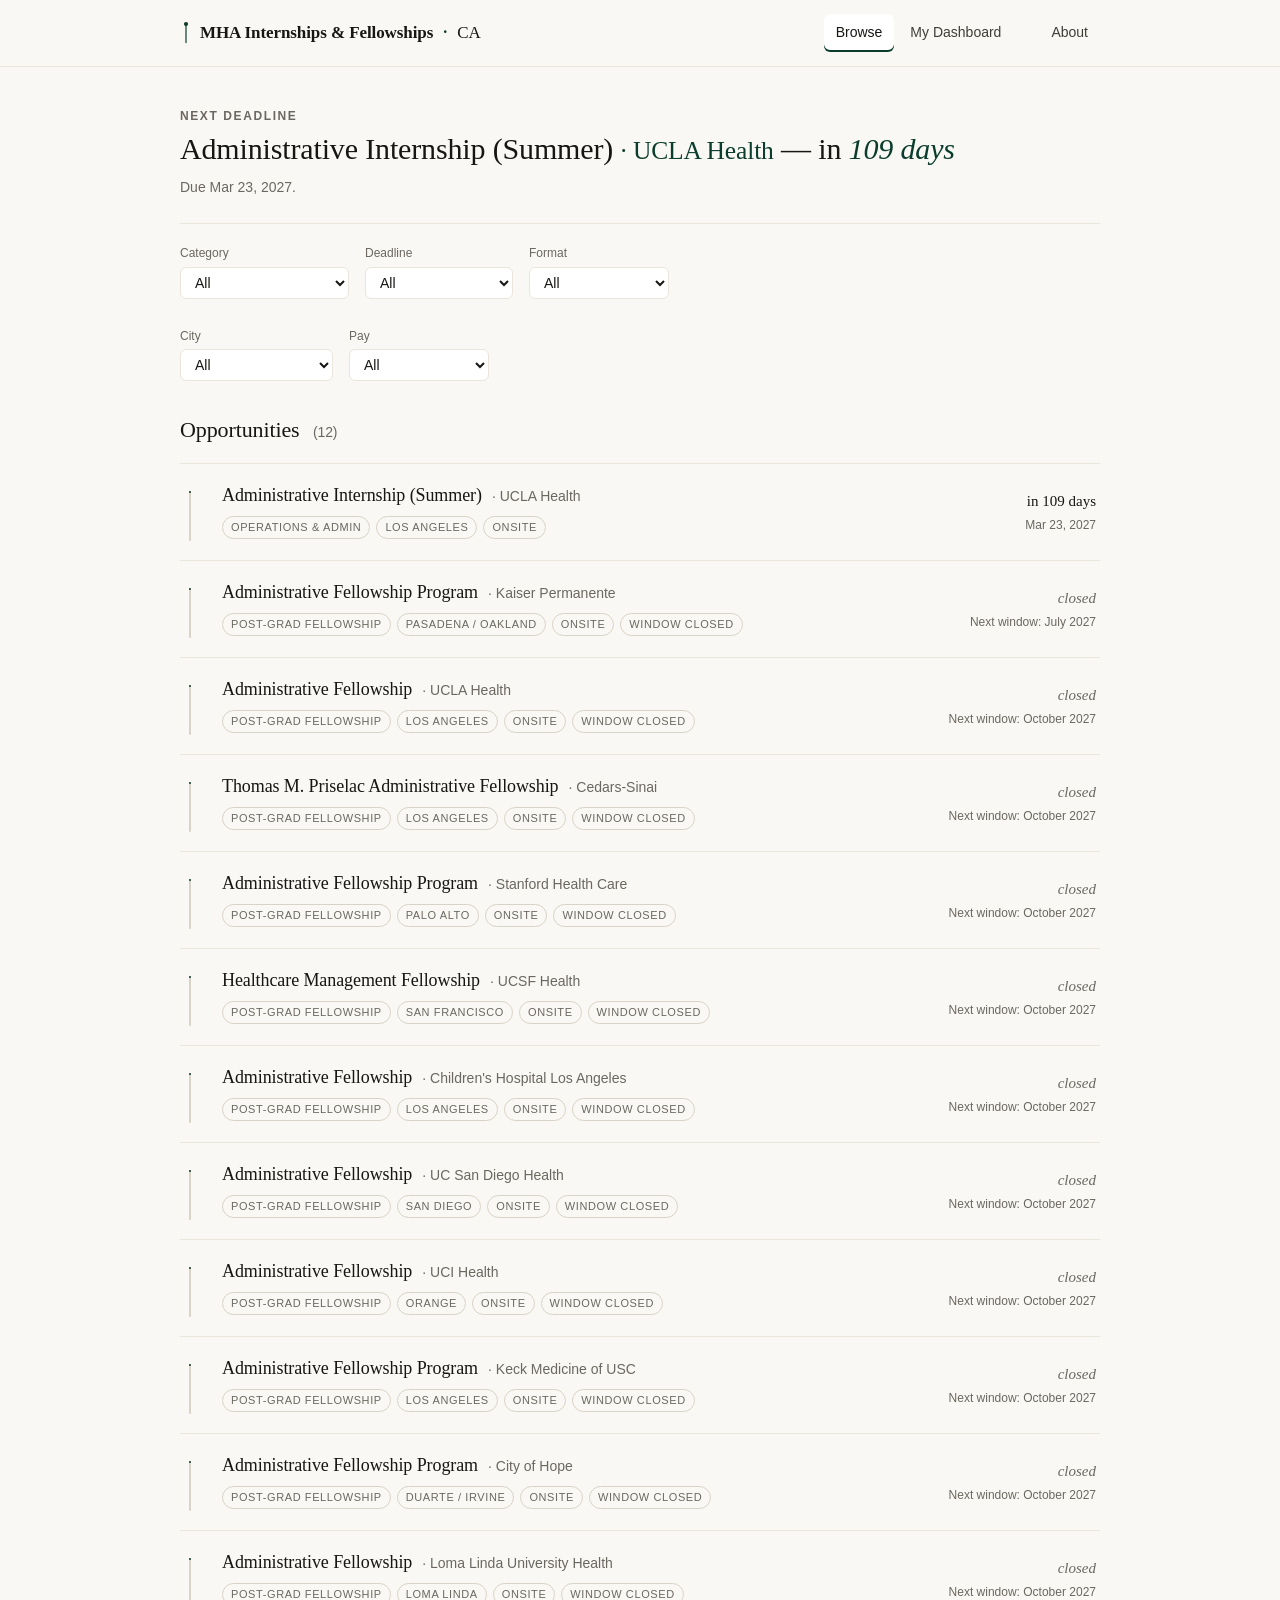
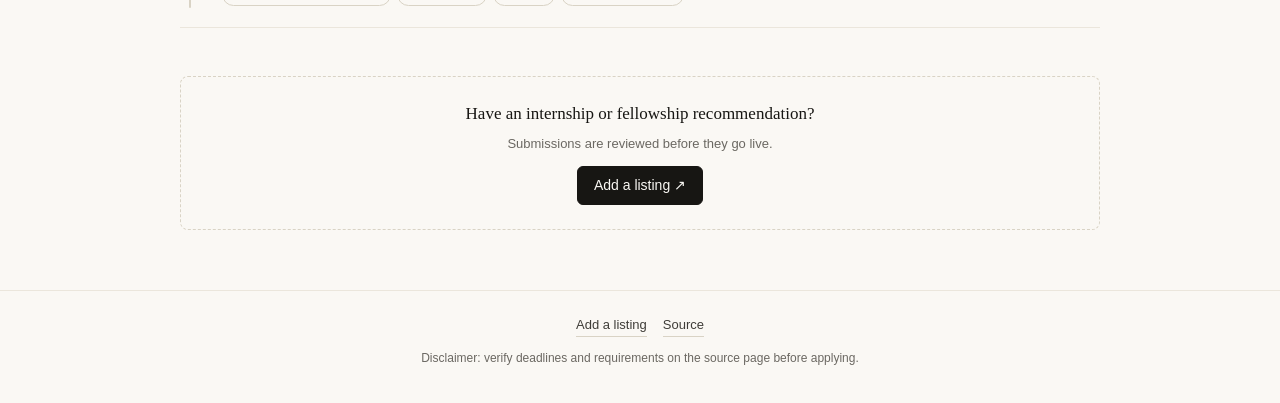
<file: index.html>
<!doctype html>
<html lang="en">
<head>
  <meta charset="utf-8" />
  <meta name="viewport" content="width=device-width, initial-scale=1" />
  <title>MHA Internships &amp; Fellowships · CA</title>
  <meta name="description" content="The list of fellowships and internships, by deadline. For California MHA students." />

  <meta property="og:title" content="MHA Internships &amp; Fellowships · CA" />
  <meta property="og:description" content="The list of fellowships and internships, by deadline. For California MHA students." />
  <meta property="og:type" content="website" />
  <meta property="og:image" content="og.svg" />
  <meta name="twitter:card" content="summary_large_image" />

  <link rel="icon" href="favicon.svg" type="image/svg+xml" />
  <link rel="stylesheet" href="styles.css" />
</head>
<body>
  <header class="site-header">
    <div class="wrap">
      <a class="brand" href="#browse" aria-label="Home">
        <svg class="brand-mark" viewBox="0 0 20 40" aria-hidden="true">
          <line x1="10" y1="6" x2="10" y2="36" stroke="currentColor" stroke-width="2" stroke-linecap="round" />
          <circle cx="10" cy="5" r="3.5" fill="currentColor" />
        </svg>
        <span class="brand-name">MHA Internships &amp; Fellowships</span>
        <span class="brand-dot">·</span>
        <span class="brand-ca">CA</span>
      </a>
      <nav class="nav" aria-label="Primary">
        <a href="#browse" data-nav="browse">Browse</a>
        <a href="#dashboard" data-nav="dashboard">My Dashboard<span id="nav-badge" class="badge" hidden></span></a>
        <a href="#about" data-nav="about">About</a>
      </nav>
    </div>
  </header>

  <main class="wrap">

    <section id="headline" class="headline" aria-live="polite">
      <p class="eyebrow">Next deadline</p>
      <h1 id="next-deadline" class="next-deadline">Loading…</h1>
      <p id="next-deadline-sub" class="next-deadline-sub"></p>
    </section>

    <section id="view-browse" class="view" aria-labelledby="browse-heading">
      <div class="filters" role="region" aria-label="Filters">
        <label class="filter">
          <span>Category</span>
          <select id="f-category">
            <option value="all">All</option>
            <option value="in_program">In-program</option>
          </select>
        </label>
        <label class="filter">
          <span>Deadline</span>
          <select id="f-window">
            <option value="all">All</option>
            <option value="open">Open</option>
            <option value="rolling">Rolling</option>
            <option value="30">Next 30 days</option>
            <option value="60">Next 60 days</option>
            <option value="90">Next 90 days</option>
            <option value="closed">Closed this cycle</option>
          </select>
        </label>
        <label class="filter">
          <span>Format</span>
          <select id="f-format">
            <option value="all">All</option>
            <option value="onsite">Onsite</option>
            <option value="hybrid">Hybrid</option>
            <option value="remote">Remote</option>
          </select>
        </label>
      </div>

      <div class="filters" role="region" aria-label="More filters">
        <label class="filter">
          <span>City</span>
          <select id="f-city"><option value="all">All</option></select>
        </label>
        <label class="filter">
          <span>Pay</span>
          <select id="f-paid">
            <option value="all">All</option>
            <option value="paid">Paid</option>
            <option value="stipend">Stipend</option>
            <option value="unpaid">Unpaid</option>
            <option value="unknown">Unknown</option>
          </select>
        </label>
      </div>

      <h2 id="browse-heading" class="section-heading">
        <span id="count-label">Opportunities</span>
        <span class="dim" id="count-num"></span>
      </h2>

      <ol id="list" class="list" aria-live="polite"></ol>
      <p id="empty" class="empty" hidden>No listings match those filters. Try widening them.</p>

      <div class="add-listing-cta">
        <h3>Have an internship or fellowship recommendation?</h3>
        <p>Submissions are reviewed before they go live.</p>
        <a class="button"
           href="https://github.com/jadeelese/MHAinternshipwebsite/issues/new?template=add-listing.yml&title=New+listing%3A+"
           target="_blank" rel="noopener">
          Add a listing ↗
        </a>
      </div>
    </section>

    <section id="view-dashboard" class="view" hidden aria-labelledby="dashboard-heading">
      <h2 id="dashboard-heading" class="section-heading">My Dashboard</h2>

      <div class="filters" role="region" aria-label="Dashboard filters">
        <label class="filter">
          <span>My status</span>
          <select id="f-status">
            <option value="all">All</option>
            <option value="considering">Considering</option>
            <option value="in_progress">Application in progress</option>
            <option value="applied">Applied</option>
            <option value="interviewing">Interviewing</option>
            <option value="archive">Archive</option>
          </select>
        </label>
      </div>

      <div id="dash-groups"></div>

      <div class="danger-zone">
        <details>
          <summary>Import / export my tracking data</summary>
          <div class="io">
            <button id="btn-export" class="ghost" type="button">Export JSON</button>
            <label class="ghost as-button">
              Import JSON
              <input id="file-import" type="file" accept="application/json" hidden />
            </label>
            <button id="btn-clear" class="ghost danger" type="button">Clear all tracking</button>
          </div>
          <p class="dim tiny">Your tracking lives in this browser only. Export a JSON to move it to another device.</p>
        </details>
      </div>
    </section>

    <section id="view-about" class="view" hidden aria-labelledby="about-heading">
      <h2 id="about-heading" class="section-heading">About this Dashboard</h2>

      <div class="prose">
        <p>Created for Master of Healthcare Administration students in California throughout all phases of their academic journey.</p>

        <p>Inspired by <a href="https://fellowsource.com" target="_blank" rel="noopener">FellowSource</a>, a PharmD fellowship site created by Mark Kamel. This site serves to enhance exposure to internship and fellowship opportunities for MHA students as a resource for navigating a landscape traditionally built for MBA and MPH students.</p>

        <h3>Dashboard Requirements</h3>
        <p>aka eligibility rules; what counts as a listing:</p>
        <ul>
          <li>Program, not permanent role: a structured internship or fellowship with a defined length and end date. No regular job postings.</li>
          <li>Topic: any role an MHA student can realistically land, across industries. "Realistically" means a program that explicitly recruits advanced-degree holders or that CA MHA graduates have publicly entered in recent cycles — not an inferred fit.</li>
          <li>Location: onsite and hybrid must be in California. Remote may be anywhere.</li>
          <li>Conference travel (if required): the employer covers travel + lodging + fees.</li>
        </ul>

        <h3>How to use it</h3>
        <ul>
          <li>Browse is the list. Sort is by deadline. Three quick filters at the top; City and Pay below them. Pick In-program to hide post-grad fellowships.</li>
          <li>My Dashboard is your personal tracker. Check each requirement as you finish it.</li>
          <li>Just added flags listings added in the last 14 days.</li>
          <li>Tracking is saved <em>in this browser only</em>. Export a JSON to move it to another device.</li>
        </ul>

        <h3>Consulting pathways</h3>
        <p>Most consulting firms recruit summer interns through two parallel programs — undergraduate and MBA/advanced-degree candidates (MD, JD, PhD). Discuss with your campus career center which track aligns with your background and their pathways, or apply to both.</p>

        <p>Consulting application periods are cyclical — they occur at roughly the same time each year with similar requirements and pathways. If this is on your radar and you are enrolled in a two-year MHA program or an MHA program that begins at non-traditional times in the academic year, monitor application periods closely as consulting summer internships typically take place the summer before graduation and are applied for the year prior.</p>

        <p>The major consulting firms CA MHA students most often target:</p>
        <ul>
          <li>The Big Three (MBB) — McKinsey &amp; Company, Boston Consulting Group (BCG), and Bain &amp; Company.</li>
          <li>The Big Four — Deloitte, PwC, EY (Ernst &amp; Young), and KPMG.</li>
        </ul>

        <p>Firms may recruit only from select partner schools. Speak with your career center to find out what consulting firms your campus has a recruitment relationship with.</p>

        <h3>Verify before you apply</h3>
        <p>Program deadlines move every cycle. Every listing on this site carries a <em>last verified</em> date; always double-check the official posting before you commit.</p>

        <h3>Add to the list</h3>
        <p>Found a program that should be here? <a href="https://github.com/jadeelese/MHAinternshipwebsite/issues/new?template=add-listing.yml&title=New+listing%3A+" target="_blank" rel="noopener">Submit it</a>. Submissions are reviewed before they go live.</p>

        <p class="dim">v2.5 · <a href="https://github.com/jadeelese/MHAinternshipwebsite" rel="noopener" target="_blank">Source on GitHub</a></p>
      </div>
    </section>

  </main>

  <footer class="site-footer">
    <div class="wrap">
      <div class="foot-links">
        <a href="https://github.com/jadeelese/MHAinternshipwebsite/issues/new?template=add-listing.yml&title=New+listing%3A+" target="_blank" rel="noopener">Add a listing</a>
        <a href="https://github.com/jadeelese/MHAinternshipwebsite" target="_blank" rel="noopener">Source</a>
      </div>
      <p class="dim tiny" style="text-align:center;">Disclaimer: verify deadlines and requirements on the source page before applying.</p>
    </div>
  </footer>

  <div id="modal" class="modal" hidden role="dialog" aria-modal="true" aria-labelledby="modal-title">
    <div class="modal-scrim" data-close></div>
    <div class="modal-panel" tabindex="-1">
      <button class="modal-close" data-close aria-label="Close">×</button>
      <div id="modal-body"></div>
    </div>
  </div>

  <template id="row-template">
    <li class="row" tabindex="0" role="button">
      <span class="stroke" aria-hidden="true">
        <svg viewBox="0 0 12 60" preserveAspectRatio="none">
          <line class="stroke-track" x1="6" y1="10" x2="6" y2="58" />
          <line class="stroke-fill" x1="6" y1="10" x2="6" y2="10" />
          <circle class="stroke-cap" cx="6" cy="6" r="0" />
        </svg>
      </span>
      <div class="row-body">
        <div class="row-title">
          <span class="title"></span>
          <span class="org dim"></span>
        </div>
        <div class="row-meta">
          <span class="chip just-added" hidden>Just added</span>
          <span class="chip cat"></span>
          <span class="chip loc"></span>
          <span class="chip mode"></span>
          <span class="chip partnership" hidden></span>
          <span class="chip pathway-chip" hidden></span>
          <span class="chip closed-chip" hidden>Window closed</span>
          <span class="chip link-pending" hidden>Link pending</span>
        </div>
        <p class="partnership-nudge" hidden></p>
        <p class="pathway-nudge" hidden></p>
      </div>
      <div class="row-deadline">
        <span class="days"></span>
        <span class="deadline-date dim"></span>
      </div>
    </li>
  </template>

  <script src="app.js" defer></script>
</body>
</html>
</file>
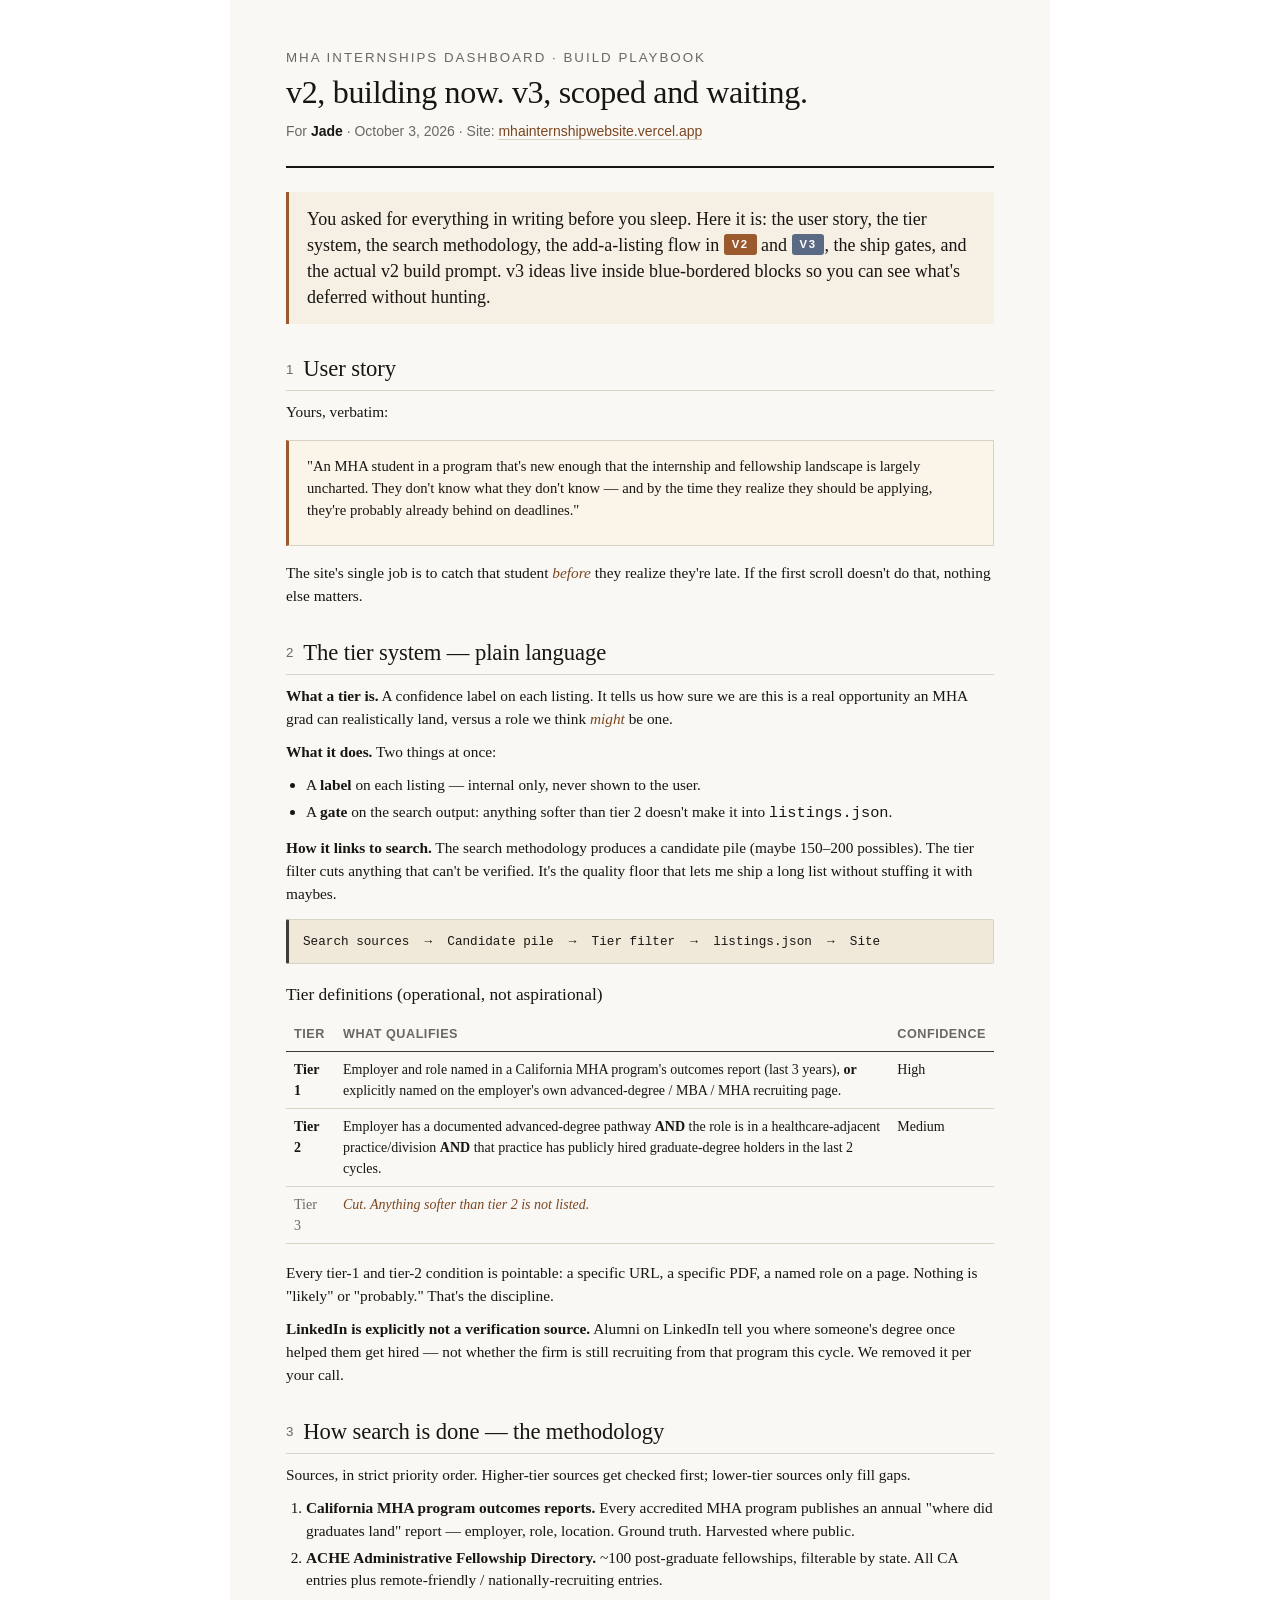
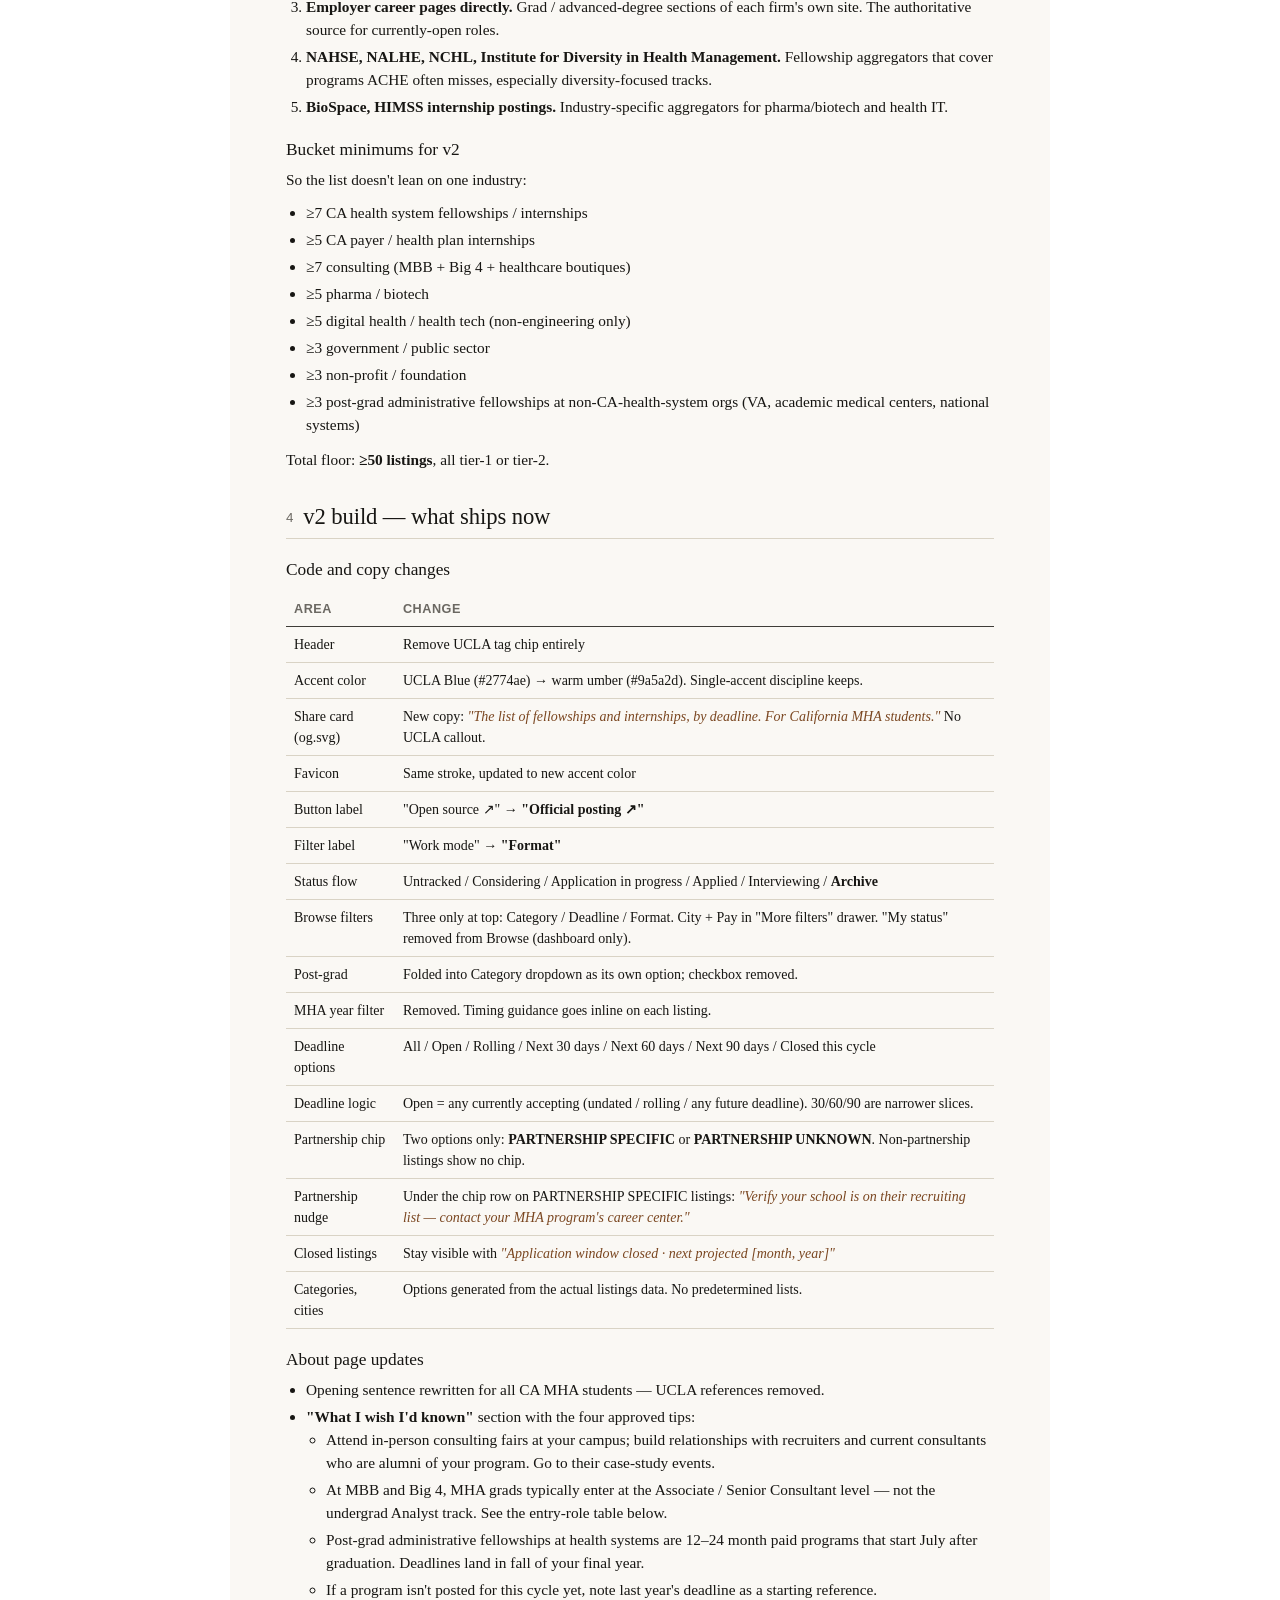
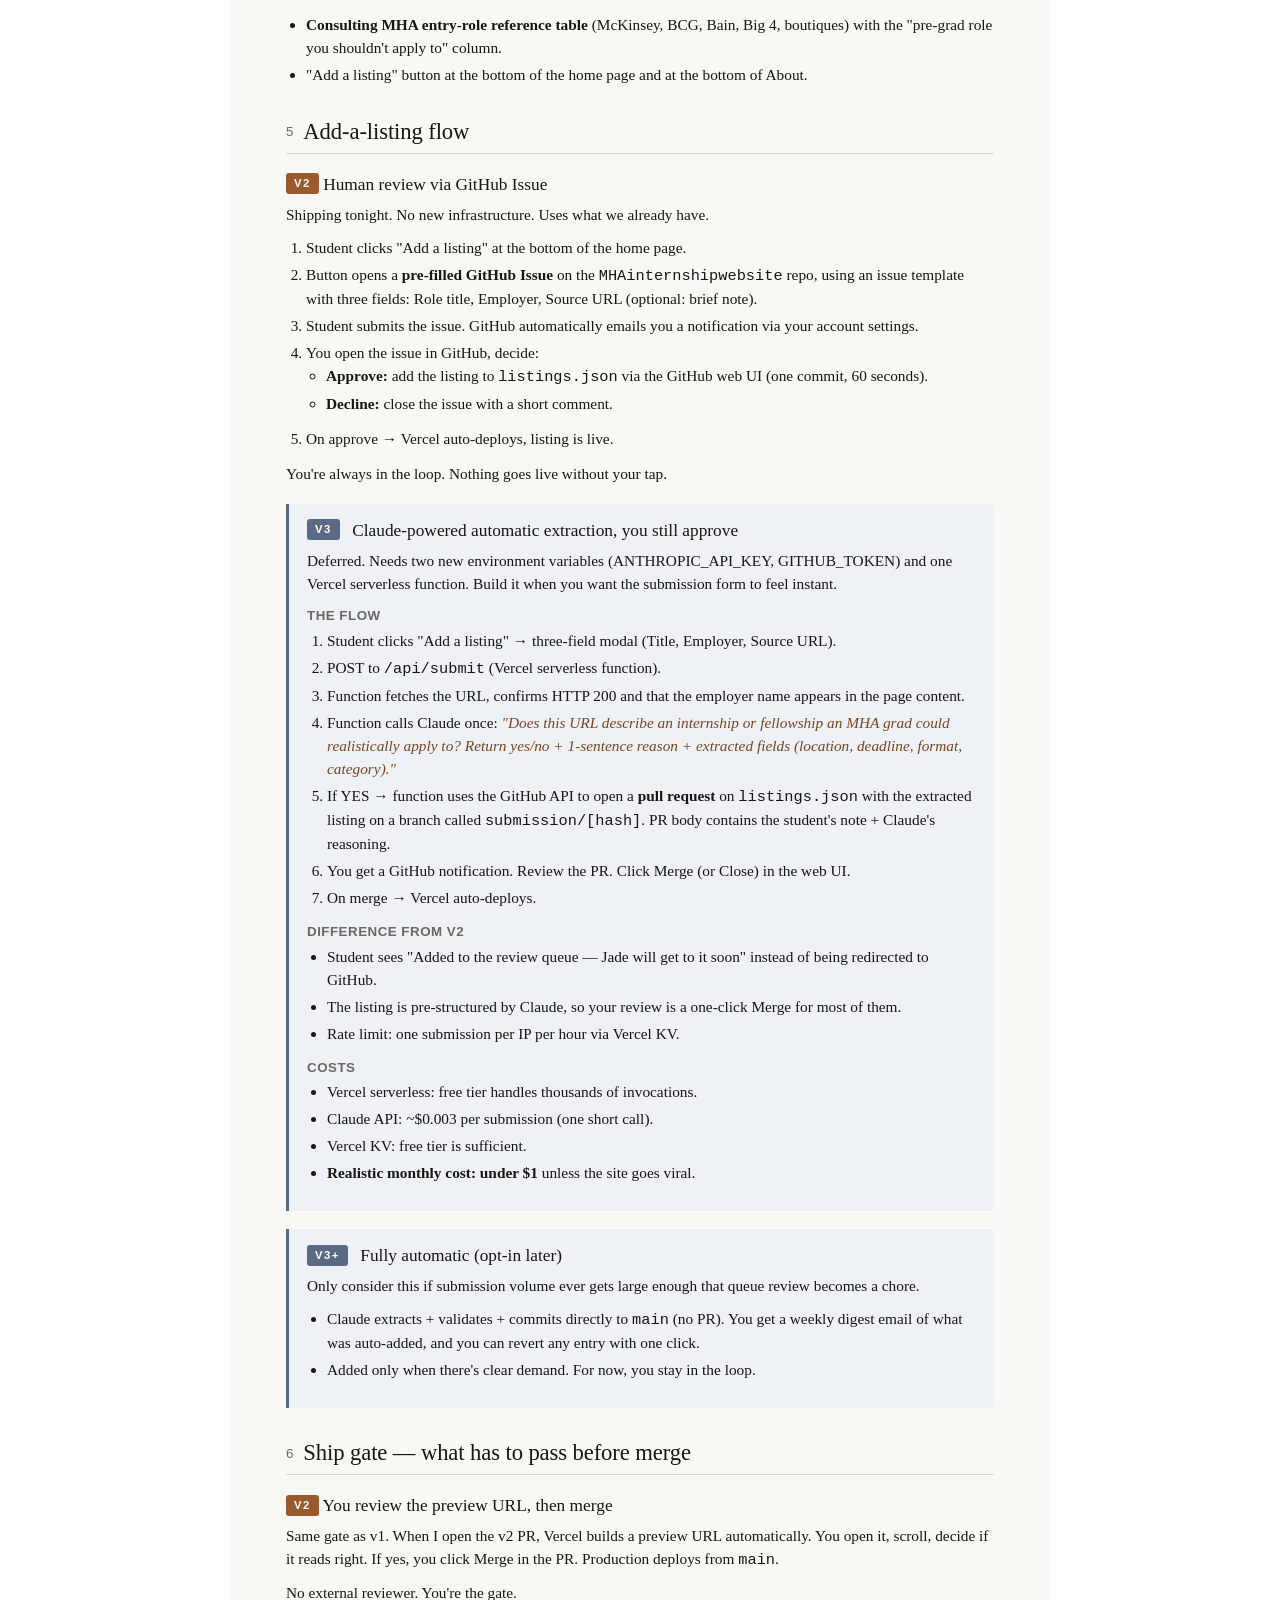
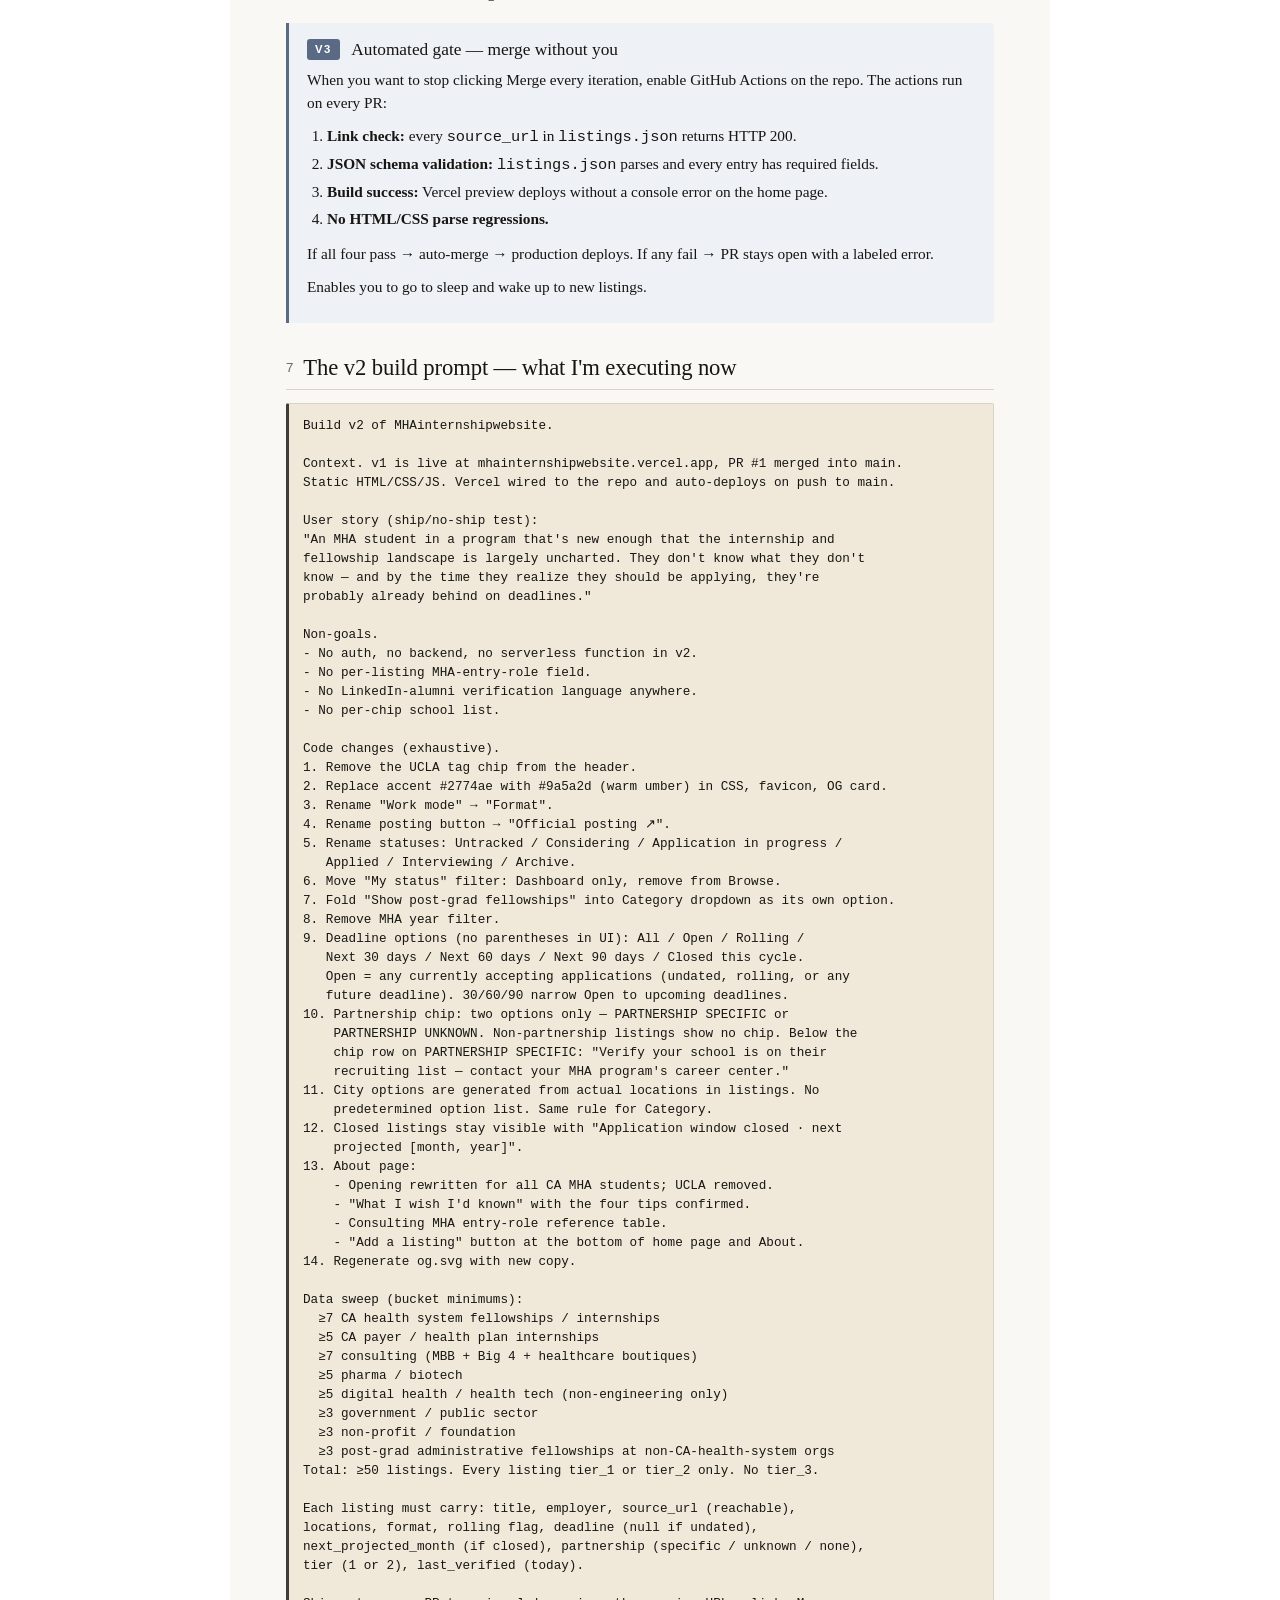
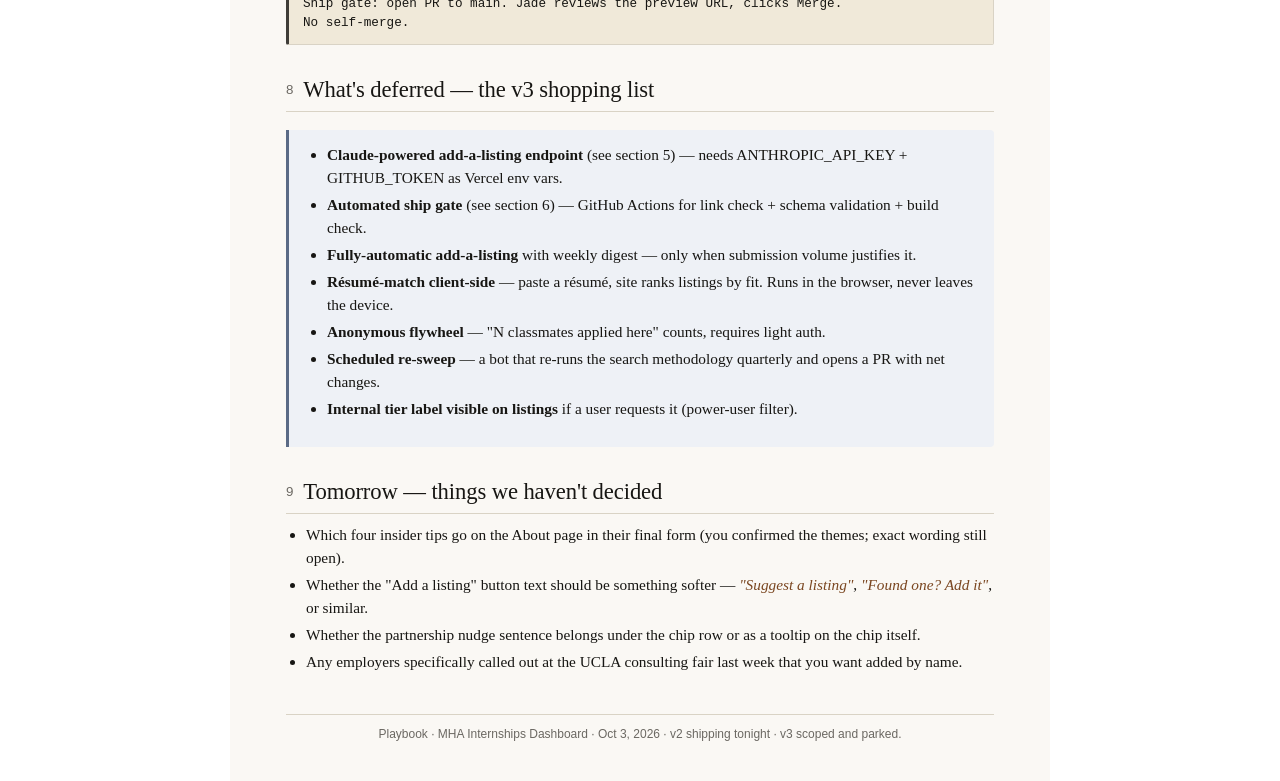
<file: playbook_v2_build.html>
<!doctype html>
<html lang="en">
<head>
<meta charset="utf-8" />
<title>MHA Internships — Playbook: v2 build, v3 roadmap</title>
<style>
  @page { size: Letter; margin: 0.75in; }
  :root {
    --ink: #171613;
    --ink-2: #3f3d38;
    --ink-3: #6b6862;
    --line: #d9d3c5;
    --accent: #9a5a2d;
    --accent-strong: #7a4620;
    --v3: #5a6a85;
    --v3-bg: #eef1f6;
    --serif: "Iowan Old Style", "Charter", "Georgia", "Times New Roman", serif;
    --sans: -apple-system, BlinkMacSystemFont, "Inter", "Helvetica Neue", "Segoe UI", Roboto, Arial, sans-serif;
  }
  * { box-sizing: border-box; }
  html, body { margin: 0; padding: 0; background: #fff; color: var(--ink); }
  body {
    font-family: var(--serif);
    font-size: 11.5pt;
    line-height: 1.5;
    max-width: 7in;
    margin: 0 auto;
    padding: 0.4in 0.5in;
  }
  @media screen { body { padding: 48px 56px; max-width: 820px; background: #faf8f4; } }
  header.doc-head { border-bottom: 2px solid var(--ink); padding-bottom: 14px; margin-bottom: 24px; }
  header.doc-head .eyebrow { font-family: var(--sans); font-size: 10pt; letter-spacing: 2px; text-transform: uppercase; color: var(--ink-3); margin-bottom: 6px; }
  header.doc-head h1 { font-size: 24pt; font-weight: 500; margin: 0; letter-spacing: -0.01em; line-height: 1.15; }
  header.doc-head .sub { font-family: var(--sans); font-size: 10.5pt; color: var(--ink-3); margin-top: 10px; }

  h2 { font-family: var(--serif); font-size: 17pt; font-weight: 500; letter-spacing: -0.005em; margin: 28px 0 10px; padding-bottom: 4px; border-bottom: 1px solid var(--line); }
  h2 .n { display: inline-block; width: 1.3em; color: var(--ink-3); font-family: var(--sans); font-size: 10pt; vertical-align: 2pt; }
  h3 { font-family: var(--serif); font-size: 13pt; font-weight: 500; margin: 18px 0 6px; color: var(--ink); }
  h4 { font-family: var(--sans); font-size: 10pt; font-weight: 600; letter-spacing: 0.5px; text-transform: uppercase; color: var(--ink-3); margin: 14px 0 4px; }

  p { margin: 0 0 10px; }
  ul, ol { padding-left: 20px; margin: 0 0 12px; }
  li { margin-bottom: 4px; }
  strong { color: var(--ink); }
  em { font-style: italic; color: var(--accent-strong); }
  a { color: var(--accent-strong); text-decoration: none; border-bottom: 1px solid var(--line); }

  .lede {
    font-family: var(--serif); font-size: 13.5pt; line-height: 1.45; color: var(--ink);
    margin: 14px 0 20px; padding: 14px 18px;
    border-left: 3px solid var(--accent); background: #f5efe4;
  }

  table { width: 100%; border-collapse: collapse; margin: 10px 0 18px; font-size: 10.5pt; }
  th, td { text-align: left; padding: 7px 8px; border-bottom: 1px solid var(--line); vertical-align: top; }
  th { font-family: var(--sans); font-size: 9.5pt; font-weight: 600; text-transform: uppercase; letter-spacing: 0.5px; color: var(--ink-3); border-bottom: 1.5px solid var(--ink-2); }
  td code { font-family: "SF Mono", Menlo, Consolas, monospace; font-size: 10pt; background: #f0e9d9; padding: 1px 4px; border-radius: 3px; }

  .tag {
    display: inline-block;
    font-family: var(--sans);
    font-size: 8.5pt;
    font-weight: 700;
    letter-spacing: 1.5px;
    text-transform: uppercase;
    padding: 2px 8px;
    border-radius: 3px;
    vertical-align: 2pt;
  }
  .tag.v2 { background: var(--accent); color: #fff; }
  .tag.v3 { background: var(--v3); color: #fff; }

  .v3-block {
    border-left: 3px solid var(--v3);
    background: var(--v3-bg);
    padding: 14px 18px;
    margin: 18px 0;
    border-radius: 0 4px 4px 0;
  }
  .v3-block h3, .v3-block h4 { margin-top: 0; }
  .v3-block h3 .tag { margin-right: 8px; }

  .callout {
    margin: 16px 0; padding: 14px 18px;
    border: 1px solid var(--line); border-left: 3px solid var(--accent);
    background: #faf5e8; font-size: 11pt;
  }
  .callout h4 { margin-top: 0; color: var(--accent-strong); }

  pre.code {
    font-family: "SF Mono", Menlo, Consolas, monospace;
    font-size: 9.5pt; line-height: 1.5;
    background: #f0e9d9; border: 1px solid var(--line); border-left: 3px solid var(--ink-2);
    padding: 12px 14px; white-space: pre-wrap; word-wrap: break-word; page-break-inside: avoid;
    color: var(--ink); border-radius: 2px;
  }

  footer.doc-foot { margin-top: 40px; padding-top: 10px; border-top: 1px solid var(--line); font-family: var(--sans); font-size: 9pt; color: var(--ink-3); text-align: center; }
  .page-break { break-before: page; }
  h2, h3 { break-after: avoid; }
  table, .callout, .v3-block, pre.code { break-inside: avoid; }
</style>
</head>
<body>

<header class="doc-head">
  <p class="eyebrow">MHA Internships Dashboard · Build Playbook</p>
  <h1>v2, building now. v3, scoped and waiting.</h1>
  <p class="sub">
    For <strong>Jade</strong> · October 3, 2026 · Site: <a href="https://mhainternshipwebsite.vercel.app">mhainternshipwebsite.vercel.app</a>
  </p>
</header>

<p class="lede">
  You asked for everything in writing before you sleep. Here it is: the user story, the tier system,
  the search methodology, the add-a-listing flow in <span class="tag v2">v2</span> and
  <span class="tag v3">v3</span>, the ship gates, and the actual v2 build prompt. v3 ideas live inside
  blue-bordered blocks so you can see what's deferred without hunting.
</p>

<h2><span class="n">1</span>User story</h2>
<p>Yours, verbatim:</p>
<div class="callout">
  <p>
    "An MHA student in a program that's new enough that the internship and fellowship landscape is
    largely uncharted. They don't know what they don't know — and by the time they realize they
    should be applying, they're probably already behind on deadlines."
  </p>
</div>
<p>The site's single job is to catch that student <em>before</em> they realize they're late. If the first scroll doesn't do that, nothing else matters.</p>

<h2><span class="n">2</span>The tier system — plain language</h2>

<p><strong>What a tier is.</strong> A confidence label on each listing. It tells us how sure we are this is a real opportunity an MHA grad can realistically land, versus a role we think <em>might</em> be one.</p>

<p><strong>What it does.</strong> Two things at once:</p>
<ul>
  <li>A <strong>label</strong> on each listing — internal only, never shown to the user.</li>
  <li>A <strong>gate</strong> on the search output: anything softer than tier 2 doesn't make it into <code>listings.json</code>.</li>
</ul>

<p><strong>How it links to search.</strong> The search methodology produces a candidate pile (maybe 150–200 possibles). The tier filter cuts anything that can't be verified. It's the quality floor that lets me ship a long list without stuffing it with maybes.</p>

<pre class="code">Search sources  →  Candidate pile  →  Tier filter  →  listings.json  →  Site</pre>

<h3>Tier definitions (operational, not aspirational)</h3>
<table>
  <tr>
    <th>Tier</th>
    <th>What qualifies</th>
    <th>Confidence</th>
  </tr>
  <tr>
    <td><strong>Tier 1</strong></td>
    <td>
      Employer and role named in a California MHA program's outcomes report (last 3 years),
      <strong>or</strong> explicitly named on the employer's own advanced-degree / MBA / MHA
      recruiting page.
    </td>
    <td>High</td>
  </tr>
  <tr>
    <td><strong>Tier 2</strong></td>
    <td>
      Employer has a documented advanced-degree pathway <strong>AND</strong> the role is in a
      healthcare-adjacent practice/division <strong>AND</strong> that practice has publicly hired
      graduate-degree holders in the last 2 cycles.
    </td>
    <td>Medium</td>
  </tr>
  <tr>
    <td class="dim" style="color:var(--ink-3)">Tier 3</td>
    <td colspan="2" class="dim" style="color:var(--ink-3)"><em>Cut. Anything softer than tier 2 is not listed.</em></td>
  </tr>
</table>

<p>Every tier-1 and tier-2 condition is pointable: a specific URL, a specific PDF, a named role on a page. Nothing is "likely" or "probably." That's the discipline.</p>

<p><strong>LinkedIn is explicitly not a verification source.</strong> Alumni on LinkedIn tell you where someone's degree once helped them get hired — not whether the firm is still recruiting from that program this cycle. We removed it per your call.</p>

<h2><span class="n">3</span>How search is done — the methodology</h2>

<p>Sources, in strict priority order. Higher-tier sources get checked first; lower-tier sources only fill gaps.</p>

<ol>
  <li><strong>California MHA program outcomes reports.</strong> Every accredited MHA program publishes an annual "where did graduates land" report — employer, role, location. Ground truth. Harvested where public.</li>
  <li><strong>ACHE Administrative Fellowship Directory.</strong> ~100 post-graduate fellowships, filterable by state. All CA entries plus remote-friendly / nationally-recruiting entries.</li>
  <li><strong>Employer career pages directly.</strong> Grad / advanced-degree sections of each firm's own site. The authoritative source for currently-open roles.</li>
  <li><strong>NAHSE, NALHE, NCHL, Institute for Diversity in Health Management.</strong> Fellowship aggregators that cover programs ACHE often misses, especially diversity-focused tracks.</li>
  <li><strong>BioSpace, HIMSS internship postings.</strong> Industry-specific aggregators for pharma/biotech and health IT.</li>
</ol>

<h3>Bucket minimums for v2</h3>
<p>So the list doesn't lean on one industry:</p>
<ul>
  <li>≥7 CA health system fellowships / internships</li>
  <li>≥5 CA payer / health plan internships</li>
  <li>≥7 consulting (MBB + Big 4 + healthcare boutiques)</li>
  <li>≥5 pharma / biotech</li>
  <li>≥5 digital health / health tech (non-engineering only)</li>
  <li>≥3 government / public sector</li>
  <li>≥3 non-profit / foundation</li>
  <li>≥3 post-grad administrative fellowships at non-CA-health-system orgs (VA, academic medical centers, national systems)</li>
</ul>
<p>Total floor: <strong>≥50 listings</strong>, all tier-1 or tier-2.</p>

<h2 class="page-break"><span class="n">4</span>v2 build — what ships now</h2>

<h3>Code and copy changes</h3>
<table>
  <tr><th>Area</th><th>Change</th></tr>
  <tr><td>Header</td><td>Remove UCLA tag chip entirely</td></tr>
  <tr><td>Accent color</td><td>UCLA Blue (#2774ae) → warm umber (#9a5a2d). Single-accent discipline keeps.</td></tr>
  <tr><td>Share card (og.svg)</td><td>New copy: <em>"The list of fellowships and internships, by deadline. For California MHA students."</em> No UCLA callout.</td></tr>
  <tr><td>Favicon</td><td>Same stroke, updated to new accent color</td></tr>
  <tr><td>Button label</td><td>"Open source ↗" → <strong>"Official posting ↗"</strong></td></tr>
  <tr><td>Filter label</td><td>"Work mode" → <strong>"Format"</strong></td></tr>
  <tr><td>Status flow</td><td>Untracked / Considering / Application in progress / Applied / Interviewing / <strong>Archive</strong></td></tr>
  <tr><td>Browse filters</td><td>Three only at top: Category / Deadline / Format. City + Pay in "More filters" drawer. "My status" removed from Browse (dashboard only).</td></tr>
  <tr><td>Post-grad</td><td>Folded into Category dropdown as its own option; checkbox removed.</td></tr>
  <tr><td>MHA year filter</td><td>Removed. Timing guidance goes inline on each listing.</td></tr>
  <tr><td>Deadline options</td><td>All / Open / Rolling / Next 30 days / Next 60 days / Next 90 days / Closed this cycle</td></tr>
  <tr><td>Deadline logic</td><td>Open = any currently accepting (undated / rolling / any future deadline). 30/60/90 are narrower slices.</td></tr>
  <tr><td>Partnership chip</td><td>Two options only: <strong>PARTNERSHIP SPECIFIC</strong> or <strong>PARTNERSHIP UNKNOWN</strong>. Non-partnership listings show no chip.</td></tr>
  <tr><td>Partnership nudge</td><td>Under the chip row on PARTNERSHIP SPECIFIC listings: <em>"Verify your school is on their recruiting list — contact your MHA program's career center."</em></td></tr>
  <tr><td>Closed listings</td><td>Stay visible with <em>"Application window closed · next projected [month, year]"</em></td></tr>
  <tr><td>Categories, cities</td><td>Options generated from the actual listings data. No predetermined lists.</td></tr>
</table>

<h3>About page updates</h3>
<ul>
  <li>Opening sentence rewritten for all CA MHA students — UCLA references removed.</li>
  <li><strong>"What I wish I'd known"</strong> section with the four approved tips:
    <ul>
      <li>Attend in-person consulting fairs at your campus; build relationships with recruiters and current consultants who are alumni of your program. Go to their case-study events.</li>
      <li>At MBB and Big 4, MHA grads typically enter at the Associate / Senior Consultant level — not the undergrad Analyst track. See the entry-role table below.</li>
      <li>Post-grad administrative fellowships at health systems are 12–24 month paid programs that start July after graduation. Deadlines land in fall of your final year.</li>
      <li>If a program isn't posted for this cycle yet, note last year's deadline as a starting reference.</li>
    </ul>
  </li>
  <li><strong>Consulting MHA entry-role reference table</strong> (McKinsey, BCG, Bain, Big 4, boutiques) with the "pre-grad role you shouldn't apply to" column.</li>
  <li>"Add a listing" button at the bottom of the home page and at the bottom of About.</li>
</ul>

<h2><span class="n">5</span>Add-a-listing flow</h2>

<h3><span class="tag v2">v2</span> Human review via GitHub Issue</h3>
<p>Shipping tonight. No new infrastructure. Uses what we already have.</p>

<ol>
  <li>Student clicks "Add a listing" at the bottom of the home page.</li>
  <li>Button opens a <strong>pre-filled GitHub Issue</strong> on the <code>MHAinternshipwebsite</code> repo, using an issue template with three fields: Role title, Employer, Source URL (optional: brief note).</li>
  <li>Student submits the issue. GitHub automatically emails you a notification via your account settings.</li>
  <li>You open the issue in GitHub, decide:
    <ul>
      <li><strong>Approve:</strong> add the listing to <code>listings.json</code> via the GitHub web UI (one commit, 60 seconds).</li>
      <li><strong>Decline:</strong> close the issue with a short comment.</li>
    </ul>
  </li>
  <li>On approve → Vercel auto-deploys, listing is live.</li>
</ol>

<p>You're always in the loop. Nothing goes live without your tap.</p>

<div class="v3-block">
  <h3><span class="tag v3">v3</span> Claude-powered automatic extraction, you still approve</h3>
  <p>Deferred. Needs two new environment variables (ANTHROPIC_API_KEY, GITHUB_TOKEN) and one Vercel serverless function. Build it when you want the submission form to feel instant.</p>

  <h4>The flow</h4>
  <ol>
    <li>Student clicks "Add a listing" → three-field modal (Title, Employer, Source URL).</li>
    <li>POST to <code>/api/submit</code> (Vercel serverless function).</li>
    <li>Function fetches the URL, confirms HTTP 200 and that the employer name appears in the page content.</li>
    <li>Function calls Claude once: <em>"Does this URL describe an internship or fellowship an MHA grad could realistically apply to? Return yes/no + 1-sentence reason + extracted fields (location, deadline, format, category)."</em></li>
    <li>If YES → function uses the GitHub API to open a <strong>pull request</strong> on <code>listings.json</code> with the extracted listing on a branch called <code>submission/[hash]</code>. PR body contains the student's note + Claude's reasoning.</li>
    <li>You get a GitHub notification. Review the PR. Click Merge (or Close) in the web UI.</li>
    <li>On merge → Vercel auto-deploys.</li>
  </ol>

  <h4>Difference from v2</h4>
  <ul>
    <li>Student sees "Added to the review queue — Jade will get to it soon" instead of being redirected to GitHub.</li>
    <li>The listing is pre-structured by Claude, so your review is a one-click Merge for most of them.</li>
    <li>Rate limit: one submission per IP per hour via Vercel KV.</li>
  </ul>

  <h4>Costs</h4>
  <ul>
    <li>Vercel serverless: free tier handles thousands of invocations.</li>
    <li>Claude API: ~$0.003 per submission (one short call).</li>
    <li>Vercel KV: free tier is sufficient.</li>
    <li><strong>Realistic monthly cost: under $1</strong> unless the site goes viral.</li>
  </ul>
</div>

<div class="v3-block">
  <h3><span class="tag v3">v3+</span> Fully automatic (opt-in later)</h3>
  <p>Only consider this if submission volume ever gets large enough that queue review becomes a chore.</p>
  <ul>
    <li>Claude extracts + validates + commits directly to <code>main</code> (no PR). You get a weekly digest email of what was auto-added, and you can revert any entry with one click.</li>
    <li>Added only when there's clear demand. For now, you stay in the loop.</li>
  </ul>
</div>

<h2><span class="n">6</span>Ship gate — what has to pass before merge</h2>

<h3><span class="tag v2">v2</span> You review the preview URL, then merge</h3>
<p>Same gate as v1. When I open the v2 PR, Vercel builds a preview URL automatically. You open it, scroll, decide if it reads right. If yes, you click Merge in the PR. Production deploys from <code>main</code>.</p>
<p>No external reviewer. You're the gate.</p>

<div class="v3-block">
  <h3><span class="tag v3">v3</span> Automated gate — merge without you</h3>
  <p>When you want to stop clicking Merge every iteration, enable GitHub Actions on the repo. The actions run on every PR:</p>
  <ol>
    <li><strong>Link check:</strong> every <code>source_url</code> in <code>listings.json</code> returns HTTP 200.</li>
    <li><strong>JSON schema validation:</strong> <code>listings.json</code> parses and every entry has required fields.</li>
    <li><strong>Build success:</strong> Vercel preview deploys without a console error on the home page.</li>
    <li><strong>No HTML/CSS parse regressions.</strong></li>
  </ol>
  <p>If all four pass → auto-merge → production deploys. If any fail → PR stays open with a labeled error.</p>
  <p>Enables you to go to sleep and wake up to new listings.</p>
</div>

<h2 class="page-break"><span class="n">7</span>The v2 build prompt — what I'm executing now</h2>

<pre class="code">Build v2 of MHAinternshipwebsite.

Context. v1 is live at mhainternshipwebsite.vercel.app, PR #1 merged into main.
Static HTML/CSS/JS. Vercel wired to the repo and auto-deploys on push to main.

User story (ship/no-ship test):
"An MHA student in a program that's new enough that the internship and
fellowship landscape is largely uncharted. They don't know what they don't
know — and by the time they realize they should be applying, they're
probably already behind on deadlines."

Non-goals.
- No auth, no backend, no serverless function in v2.
- No per-listing MHA-entry-role field.
- No LinkedIn-alumni verification language anywhere.
- No per-chip school list.

Code changes (exhaustive).
1. Remove the UCLA tag chip from the header.
2. Replace accent #2774ae with #9a5a2d (warm umber) in CSS, favicon, OG card.
3. Rename "Work mode" → "Format".
4. Rename posting button → "Official posting ↗".
5. Rename statuses: Untracked / Considering / Application in progress /
   Applied / Interviewing / Archive.
6. Move "My status" filter: Dashboard only, remove from Browse.
7. Fold "Show post-grad fellowships" into Category dropdown as its own option.
8. Remove MHA year filter.
9. Deadline options (no parentheses in UI): All / Open / Rolling /
   Next 30 days / Next 60 days / Next 90 days / Closed this cycle.
   Open = any currently accepting applications (undated, rolling, or any
   future deadline). 30/60/90 narrow Open to upcoming deadlines.
10. Partnership chip: two options only — PARTNERSHIP SPECIFIC or
    PARTNERSHIP UNKNOWN. Non-partnership listings show no chip. Below the
    chip row on PARTNERSHIP SPECIFIC: "Verify your school is on their
    recruiting list — contact your MHA program's career center."
11. City options are generated from actual locations in listings. No
    predetermined option list. Same rule for Category.
12. Closed listings stay visible with "Application window closed · next
    projected [month, year]".
13. About page:
    - Opening rewritten for all CA MHA students; UCLA removed.
    - "What I wish I'd known" with the four tips confirmed.
    - Consulting MHA entry-role reference table.
    - "Add a listing" button at the bottom of home page and About.
14. Regenerate og.svg with new copy.

Data sweep (bucket minimums):
  ≥7 CA health system fellowships / internships
  ≥5 CA payer / health plan internships
  ≥7 consulting (MBB + Big 4 + healthcare boutiques)
  ≥5 pharma / biotech
  ≥5 digital health / health tech (non-engineering only)
  ≥3 government / public sector
  ≥3 non-profit / foundation
  ≥3 post-grad administrative fellowships at non-CA-health-system orgs
Total: ≥50 listings. Every listing tier_1 or tier_2 only. No tier_3.

Each listing must carry: title, employer, source_url (reachable),
locations, format, rolling flag, deadline (null if undated),
next_projected_month (if closed), partnership (specific / unknown / none),
tier (1 or 2), last_verified (today).

Ship gate: open PR to main. Jade reviews the preview URL, clicks Merge.
No self-merge.</pre>

<h2><span class="n">8</span>What's deferred — the v3 shopping list</h2>

<div class="v3-block">
  <ul>
    <li><strong>Claude-powered add-a-listing endpoint</strong> (see section 5) — needs ANTHROPIC_API_KEY + GITHUB_TOKEN as Vercel env vars.</li>
    <li><strong>Automated ship gate</strong> (see section 6) — GitHub Actions for link check + schema validation + build check.</li>
    <li><strong>Fully-automatic add-a-listing</strong> with weekly digest — only when submission volume justifies it.</li>
    <li><strong>Résumé-match client-side</strong> — paste a résumé, site ranks listings by fit. Runs in the browser, never leaves the device.</li>
    <li><strong>Anonymous flywheel</strong> — "N classmates applied here" counts, requires light auth.</li>
    <li><strong>Scheduled re-sweep</strong> — a bot that re-runs the search methodology quarterly and opens a PR with net changes.</li>
    <li><strong>Internal tier label visible on listings</strong> if a user requests it (power-user filter).</li>
  </ul>
</div>

<h2><span class="n">9</span>Tomorrow — things we haven't decided</h2>
<ul>
  <li>Which four insider tips go on the About page in their final form (you confirmed the themes; exact wording still open).</li>
  <li>Whether the "Add a listing" button text should be something softer — <em>"Suggest a listing"</em>, <em>"Found one? Add it"</em>, or similar.</li>
  <li>Whether the partnership nudge sentence belongs under the chip row or as a tooltip on the chip itself.</li>
  <li>Any employers specifically called out at the UCLA consulting fair last week that you want added by name.</li>
</ul>

<footer class="doc-foot">
  Playbook · MHA Internships Dashboard · Oct 3, 2026 · v2 shipping tonight · v3 scoped and parked.
</footer>

</body>
</html>
</file>
<file: styles.css>
/* MHAinternshipwebsite — v2.3
   Editorial, calm, deadline-first. Stroke is the single accent — the signature.
*/

:root {
  color-scheme: light dark;

  /* Neutrals — warm, off-white */
  --bg: #faf8f4;
  --bg-elev: #ffffff;
  --ink: #171613;
  --ink-2: #3f3d38;
  --ink-3: #6b6862;
  --line: #ebe6dc;
  --line-2: #d9d3c5;

  /* Single accent — deep forest green (#0B3D2E), more saturated. */
  --accent: #0B3D2E;
  --accent-strong: #0B3D2E;

  --warn: #b45a1a;

  --serif: "Iowan Old Style", "Charter", "Georgia", "Times New Roman", serif;
  --sans: -apple-system, BlinkMacSystemFont, "Inter", "Helvetica Neue", "Segoe UI", Roboto, Arial, sans-serif;
}

:root:not([data-theme="light"]) {
  @media (prefers-color-scheme: dark) {
    --bg: #12110f;
    --bg-elev: #1a1917;
    --ink: #f0ede6;
    --ink-2: #d0ccc2;
    --ink-3: #8f8a80;
    --line: #2a2925;
    --line-2: #3a3833;
    --accent: #6ba384;
    --accent-strong: #8dc0a3;
    --warn: #d68a4a;
  }
}
:root[data-theme="dark"] {
  --bg: #12110f;
  --bg-elev: #1a1917;
  --ink: #f0ede6;
  --ink-2: #d0ccc2;
  --ink-3: #8f8a80;
  --line: #2a2925;
  --line-2: #3a3833;
  --accent: #6ba384;
  --accent-strong: #8dc0a3;
  --warn: #d68a4a;
}

* { box-sizing: border-box; }
html, body { margin: 0; }
body {
  background: var(--bg);
  color: var(--ink);
  font-family: var(--sans);
  font-size: 16px;
  line-height: 1.55;
  -webkit-font-smoothing: antialiased;
  min-height: 100vh;
}

a { color: var(--ink); text-decoration: none; border-bottom: 1px solid var(--line-2); }
a:hover { color: var(--accent-strong); border-bottom-color: var(--accent); }

.wrap {
  width: 100%;
  max-width: 960px;
  margin-inline: auto;
  padding-inline: 20px;
}

/* HEADER */
.site-header {
  border-bottom: 1px solid var(--line);
  background: var(--bg);
  position: sticky; top: 0; z-index: 20;
}
.site-header .wrap {
  display: flex; align-items: center; justify-content: space-between;
  padding-block: 14px;
  gap: 16px;
}
.brand {
  display: flex; align-items: center; gap: 8px;
  color: var(--ink); border-bottom: none;
  font-family: var(--serif);
}
.brand:hover { color: var(--ink); }
.brand-mark {
  width: 12px; height: 24px;
  color: var(--accent);
  flex-shrink: 0;
}
.brand-name { font-size: 17px; font-weight: 600; letter-spacing: -0.005em; }
.brand-dot {
  color: var(--accent);
  font-weight: 700;
  padding: 0 2px;
}
.brand-ca { font-size: 17px; font-weight: 500; }

.nav { display: flex; gap: 4px; }
.nav a {
  padding: 8px 12px;
  border: none;
  border-radius: 6px;
  color: var(--ink-2);
  font-size: 14px;
}
.nav a:hover { background: var(--bg-elev); color: var(--ink); }
.nav a[aria-current="page"] {
  color: var(--ink);
  background: var(--bg-elev);
  box-shadow: inset 0 -2px 0 var(--accent);
}
.badge {
  display: inline-block;
  min-width: 18px;
  padding: 0 5px;
  margin-left: 4px;
  font-size: 11px;
  line-height: 18px;
  text-align: center;
  border-radius: 9px;
  background: var(--accent);
  color: #fff;
}

/* HEADLINE */
.headline {
  padding-block: 40px 24px;
  border-bottom: 1px solid var(--line);
}
.eyebrow {
  margin: 0 0 6px;
  font-size: 12px;
  text-transform: uppercase;
  letter-spacing: 1.6px;
  color: var(--ink-3);
  font-weight: 600;
}
.next-deadline {
  font-family: var(--serif);
  font-weight: 400;
  font-size: clamp(20px, 3vw, 30px);
  line-height: 1.2;
  margin: 0 0 10px;
  letter-spacing: -0.005em;
  white-space: nowrap;
  overflow: hidden;
  text-overflow: ellipsis;
}
@media (max-width: 760px) {
  .next-deadline { white-space: normal; font-size: clamp(20px, 5vw, 26px); }
}
.next-deadline em {
  font-style: italic;
  color: var(--accent-strong);
  border-bottom: 2px solid var(--accent);
  padding-bottom: 2px;
}
.next-deadline-sub {
  margin: 0;
  color: var(--ink-3);
  font-size: 14px;
}

/* FILTERS */
.filters {
  display: flex; flex-wrap: wrap; gap: 12px 16px;
  padding-block: 20px 8px;
  align-items: end;
}
.filter { display: flex; flex-direction: column; gap: 4px; font-size: 12px; color: var(--ink-3); }
.filter select {
  font-family: inherit;
  font-size: 14px;
  color: var(--ink);
  background: var(--bg-elev);
  border: 1px solid var(--line);
  border-radius: 6px;
  padding: 6px 10px;
  min-width: 140px;
}
.filter select:focus, .filter input:focus {
  outline: 2px solid var(--accent);
  outline-offset: 1px;
}
.ghost {
  font: inherit; font-size: 14px;
  background: transparent;
  border: 1px solid var(--line-2);
  color: var(--ink-2);
  border-radius: 6px;
  padding: 6px 12px;
  cursor: pointer;
}
.ghost:hover { color: var(--ink); border-color: var(--ink-3); }
.ghost.danger:hover { color: #c33; border-color: #c33; }
.ghost.as-button { display: inline-flex; cursor: pointer; }

.more-filters {
  display: flex; flex-wrap: wrap; gap: 12px 16px;
  padding-block: 4px 12px;
  border-bottom: 1px solid var(--line);
}
.more-filters[hidden] { display: none !important; }

/* LIST */
.section-heading {
  font-family: var(--serif);
  font-weight: 500;
  font-size: 22px;
  margin-block: 24px 16px;
  letter-spacing: -0.005em;
}
.section-heading .dim { color: var(--ink-3); font-family: var(--sans); font-size: 14px; margin-left: 8px; }
.dim { color: var(--ink-3); }
.tiny { font-size: 12px; }

.list { list-style: none; margin: 0; padding: 0; border-top: 1px solid var(--line); }

.row {
  display: grid;
  grid-template-columns: 24px 1fr auto;
  gap: 14px;
  padding-block: 18px;
  padding-inline: 4px;
  border-bottom: 1px solid var(--line);
  cursor: pointer;
  transition: background 0.15s;
}
.row:hover, .row:focus { background: var(--bg-elev); outline: none; }
.row:focus-visible { box-shadow: inset 0 0 0 2px var(--accent); }

.stroke { display: block; width: 12px; }
.stroke svg { display: block; width: 12px; height: 60px; overflow: visible; }
.stroke-track { stroke: var(--line-2); stroke-width: 2; stroke-linecap: round; }
.stroke-fill { stroke: var(--accent); stroke-width: 2; stroke-linecap: round; transition: y2 0.4s ease-out; }
.stroke-cap { fill: var(--accent); transition: r 0.3s ease-out; }

.row-body { min-width: 0; }
.row-title {
  display: flex; align-items: baseline; gap: 10px; flex-wrap: wrap;
}
.row-title .title {
  font-family: var(--serif); font-weight: 500;
  font-size: 18px; letter-spacing: -0.005em;
}
.row-title .org { font-size: 14px; }

.row-meta {
  margin-top: 6px;
  display: flex; flex-wrap: wrap; gap: 6px;
}
.chip {
  font-size: 11px;
  text-transform: uppercase;
  letter-spacing: 0.6px;
  color: var(--ink-3);
  padding: 2px 8px;
  border: 1px solid var(--line-2);
  border-radius: 100px;
  white-space: nowrap;
}
.chip.partnership-specific {
  color: var(--accent-strong);
  border-color: var(--accent);
}
.chip.partnership-unknown {
  color: var(--ink-3);
  border-color: var(--line-2);
}
.chip.closed {
  color: var(--ink-3);
  background: var(--line);
  border-color: var(--line-2);
}
.chip.link-pending {
  color: var(--warn);
  border-color: var(--warn);
}
.chip.pathway {
  color: var(--ink-2);
  border-color: var(--line-2);
  font-style: italic;
  text-transform: none;
  letter-spacing: 0;
}
.chip.just-added {
  color: var(--accent-strong);
  border-color: var(--accent);
  background: transparent;
  font-weight: 600;
}

.row-deadline {
  text-align: right;
  min-width: 96px;
  display: flex; flex-direction: column; justify-content: center;
  gap: 2px;
}
.row-deadline .days {
  font-family: var(--serif);
  font-size: 15px;
  color: var(--ink);
}
.row-deadline .days.urgent { color: var(--warn); font-weight: 600; }
.row-deadline .days.closed { color: var(--ink-3); font-style: italic; }
.row-deadline .days.rolling { color: var(--accent-strong); font-style: italic; }
.row-deadline .deadline-date { font-size: 12px; }

#dash-groups .dash-group {
  border-top: 1px solid var(--line);
  padding-block: 20px 12px;
}
#dash-groups .dash-group h3 {
  margin: 0 0 8px;
  font-family: var(--serif);
  font-weight: 500;
  font-size: 16px;
  color: var(--ink-2);
}
#dash-groups .dash-group .list { border-top: none; }
#dash-groups .dash-empty {
  color: var(--ink-3);
  font-size: 14px;
  padding: 6px 0 12px;
}

.danger-zone { margin-top: 40px; border-top: 1px solid var(--line); padding-top: 20px; }
.danger-zone summary { cursor: pointer; color: var(--ink-2); font-size: 14px; }
.io { display: flex; gap: 8px; padding-block: 12px; flex-wrap: wrap; }

.empty { color: var(--ink-3); padding: 24px 0; }

/* PROSE (About) */
.prose { max-width: 640px; }
.prose h3 { font-family: var(--serif); font-weight: 500; font-size: 18px; margin-top: 22px; margin-bottom: 6px; }
.prose ul { padding-left: 20px; }
.prose li { margin-bottom: 4px; }
.prose a { border-bottom: 1px solid var(--line-2); }

.entry-table {
  width: 100%;
  border-collapse: collapse;
  margin: 12px 0 20px;
  font-size: 13px;
}
.entry-table th, .entry-table td {
  text-align: left;
  padding: 7px 8px;
  border-bottom: 1px solid var(--line);
  vertical-align: top;
}
.entry-table th {
  font-family: var(--sans);
  font-weight: 600;
  font-size: 11px;
  text-transform: uppercase;
  letter-spacing: 0.5px;
  color: var(--ink-3);
}
.entry-table td.target { color: var(--accent-strong); font-weight: 500; }
.entry-table td.avoid { color: var(--ink-3); text-decoration: line-through; }

.add-listing-cta {
  margin: 48px 0 16px;
  padding: 24px 20px;
  border: 1px dashed var(--line-2);
  border-radius: 8px;
  text-align: center;
}
.add-listing-cta h3 {
  font-family: var(--serif);
  font-weight: 500;
  font-size: 17px;
  margin: 0 0 6px;
}
.add-listing-cta p {
  color: var(--ink-3);
  font-size: 13px;
  margin: 0 0 12px;
}
.add-listing-cta .button {
  display: inline-flex; align-items: center; gap: 6px;
  font: inherit; font-size: 14px;
  background: var(--ink); color: var(--bg);
  border: 1px solid var(--ink);
  border-radius: 6px;
  padding: 8px 16px;
  cursor: pointer;
  text-decoration: none;
}
.add-listing-cta .button:hover {
  background: var(--accent-strong); border-color: var(--accent-strong); color: #fff;
}

.partnership-nudge, .pathway-nudge {
  margin-top: 8px;
  padding: 8px 10px;
  background: #f3efe3;
  border-left: 2px solid var(--accent);
  font-size: 12px;
  color: var(--ink-2);
  font-style: italic;
}
@media (prefers-color-scheme: dark) {
  :root:not([data-theme="light"]) .partnership-nudge,
  :root:not([data-theme="light"]) .pathway-nudge { background: #1e221b; }
}
:root[data-theme="dark"] .partnership-nudge,
:root[data-theme="dark"] .pathway-nudge { background: #1e221b; }

/* MODAL */
.modal[hidden] { display: none !important; }
.modal {
  position: fixed; inset: 0; z-index: 50;
  display: flex; align-items: flex-start; justify-content: center;
  padding: 40px 20px;
  overflow-y: auto;
}
.modal-scrim {
  position: absolute; inset: 0;
  background: rgba(20, 18, 15, 0.45);
  backdrop-filter: blur(2px);
}
.modal-panel {
  position: relative;
  background: var(--bg-elev);
  color: var(--ink);
  border-radius: 10px;
  border: 1px solid var(--line);
  max-width: 640px;
  width: 100%;
  padding: 32px 28px;
  box-shadow: 0 20px 60px rgba(0,0,0,0.15);
}
.modal-close {
  position: absolute; top: 10px; right: 12px;
  background: transparent; border: none;
  font-size: 26px; line-height: 1;
  color: var(--ink-3);
  cursor: pointer;
  padding: 4px 8px;
}
.modal-close:hover { color: var(--ink); }

.detail-title { font-family: var(--serif); font-size: 24px; margin: 0 0 4px; }
.detail-org { color: var(--ink-3); margin: 0 0 12px; }
.detail-meta { display: flex; flex-wrap: wrap; gap: 6px; margin-bottom: 16px; }
.detail-block { padding-block: 8px; border-top: 1px solid var(--line); }
.detail-block dt { color: var(--ink-3); font-size: 12px; text-transform: uppercase; letter-spacing: 0.7px; }
.detail-block dd { margin: 2px 0 10px; font-size: 14px; }

.detail-actions { display: flex; gap: 8px; flex-wrap: wrap; margin-top: 16px; align-items: center; }
.button {
  font: inherit; font-size: 14px;
  background: var(--ink); color: var(--bg);
  border: 1px solid var(--ink);
  border-radius: 6px;
  padding: 8px 14px;
  cursor: pointer;
  text-decoration: none;
  display: inline-flex; align-items: center; gap: 6px;
}
.button:hover { background: var(--accent-strong); border-color: var(--accent-strong); color: #fff; }

.button.pending {
  background: transparent;
  color: var(--warn);
  border: 1px solid var(--warn);
  cursor: not-allowed;
  pointer-events: none;
}
.pending-note {
  color: var(--ink-3); font-size: 12px;
  margin-top: 6px; font-style: italic;
}

.status-picker { display: flex; gap: 6px; flex-wrap: wrap; margin-top: 8px; }
.status-picker label {
  font-size: 13px;
  padding: 4px 10px;
  border: 1px solid var(--line-2);
  border-radius: 100px;
  cursor: pointer;
  color: var(--ink-2);
}
.status-picker input { display: none; }
.status-picker input:checked + label {
  background: var(--accent); border-color: var(--accent); color: #fff;
}

.reqs { margin: 0; padding: 0; list-style: none; }
.reqs li {
  display: flex; align-items: center; gap: 10px;
  padding-block: 6px;
  font-size: 14px;
  color: var(--ink-2);
}
.reqs input[type="checkbox"] {
  appearance: none; -webkit-appearance: none;
  width: 16px; height: 16px;
  border: 1.5px solid var(--line-2); border-radius: 3px;
  cursor: pointer;
  display: inline-flex; align-items: center; justify-content: center;
  background: transparent;
  flex-shrink: 0;
}
.reqs input[type="checkbox"]:checked {
  background: var(--accent); border-color: var(--accent);
}
.reqs input[type="checkbox"]:checked::after {
  content: "";
  width: 4px; height: 8px;
  border: solid #fff;
  border-width: 0 1.5px 1.5px 0;
  transform: rotate(45deg) translate(0, -1px);
}
.reqs .req-label { flex: 1; }
.reqs input:checked + .req-label { color: var(--ink-3); text-decoration: line-through; }

.share-row { display: flex; gap: 8px; margin-top: 8px; align-items: center; }
.share-msg { font-size: 12px; color: var(--accent-strong); }

/* FOOTER */
.site-footer {
  border-top: 1px solid var(--line);
  margin-top: 60px;
  padding-block: 24px;
}
.site-footer .foot-links {
  display: flex; gap: 16px; justify-content: center; margin-bottom: 8px;
}
.site-footer .foot-links a {
  font-size: 13px;
  color: var(--ink-2);
  border-bottom: 1px solid var(--line-2);
}

/* RESPONSIVE */
@media (max-width: 640px) {
  .site-header .wrap { padding-block: 12px; }
  .nav a { padding: 6px 8px; font-size: 13px; }
  .brand-ca { display: inline; }
  .brand-name { font-size: 15px; }
  .brand-ca { font-size: 15px; }
  .headline { padding-block: 28px 20px; }
  .row {
    grid-template-columns: 18px 1fr;
    gap: 10px;
  }
  .row-deadline {
    grid-column: 2 / -1;
    text-align: left;
    margin-top: 6px;
    flex-direction: row;
    gap: 8px;
    align-items: baseline;
  }
  .modal { padding: 20px 12px; }
  .modal-panel { padding: 24px 20px; }
}
</file>
